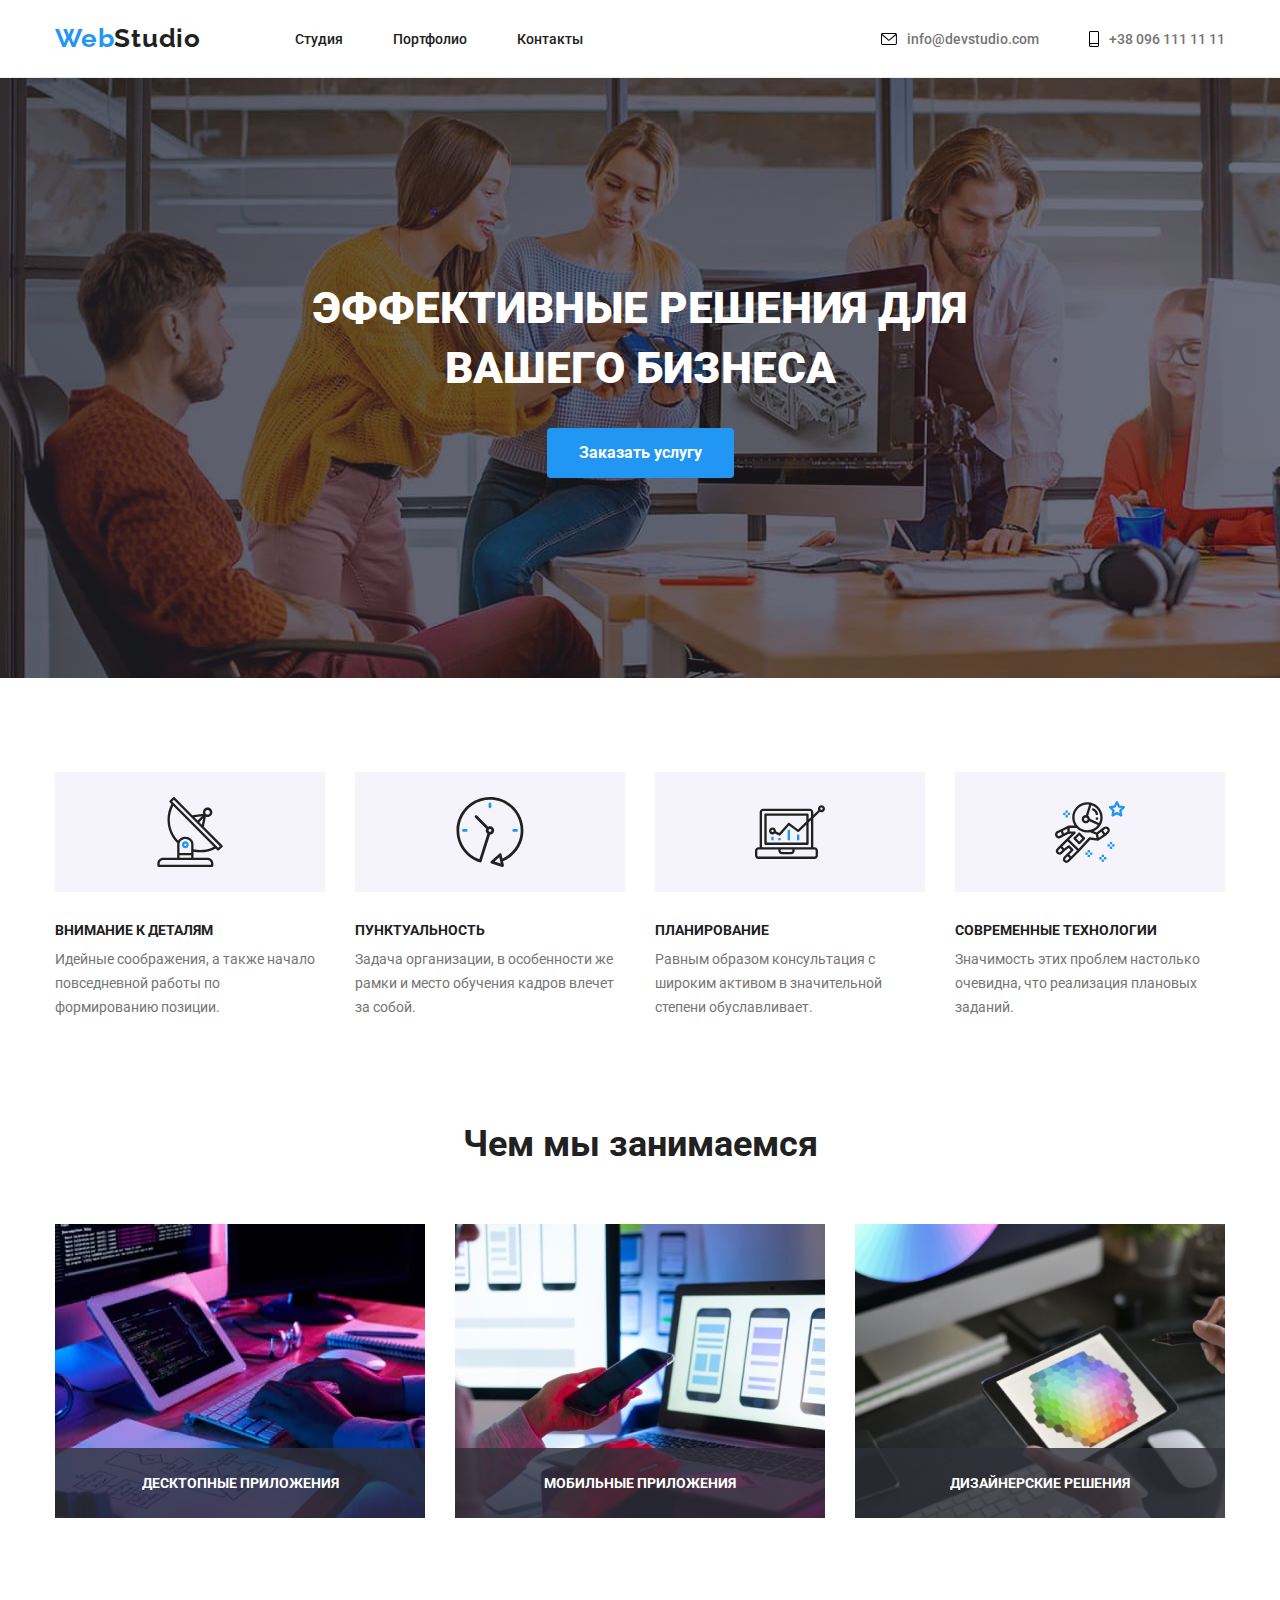
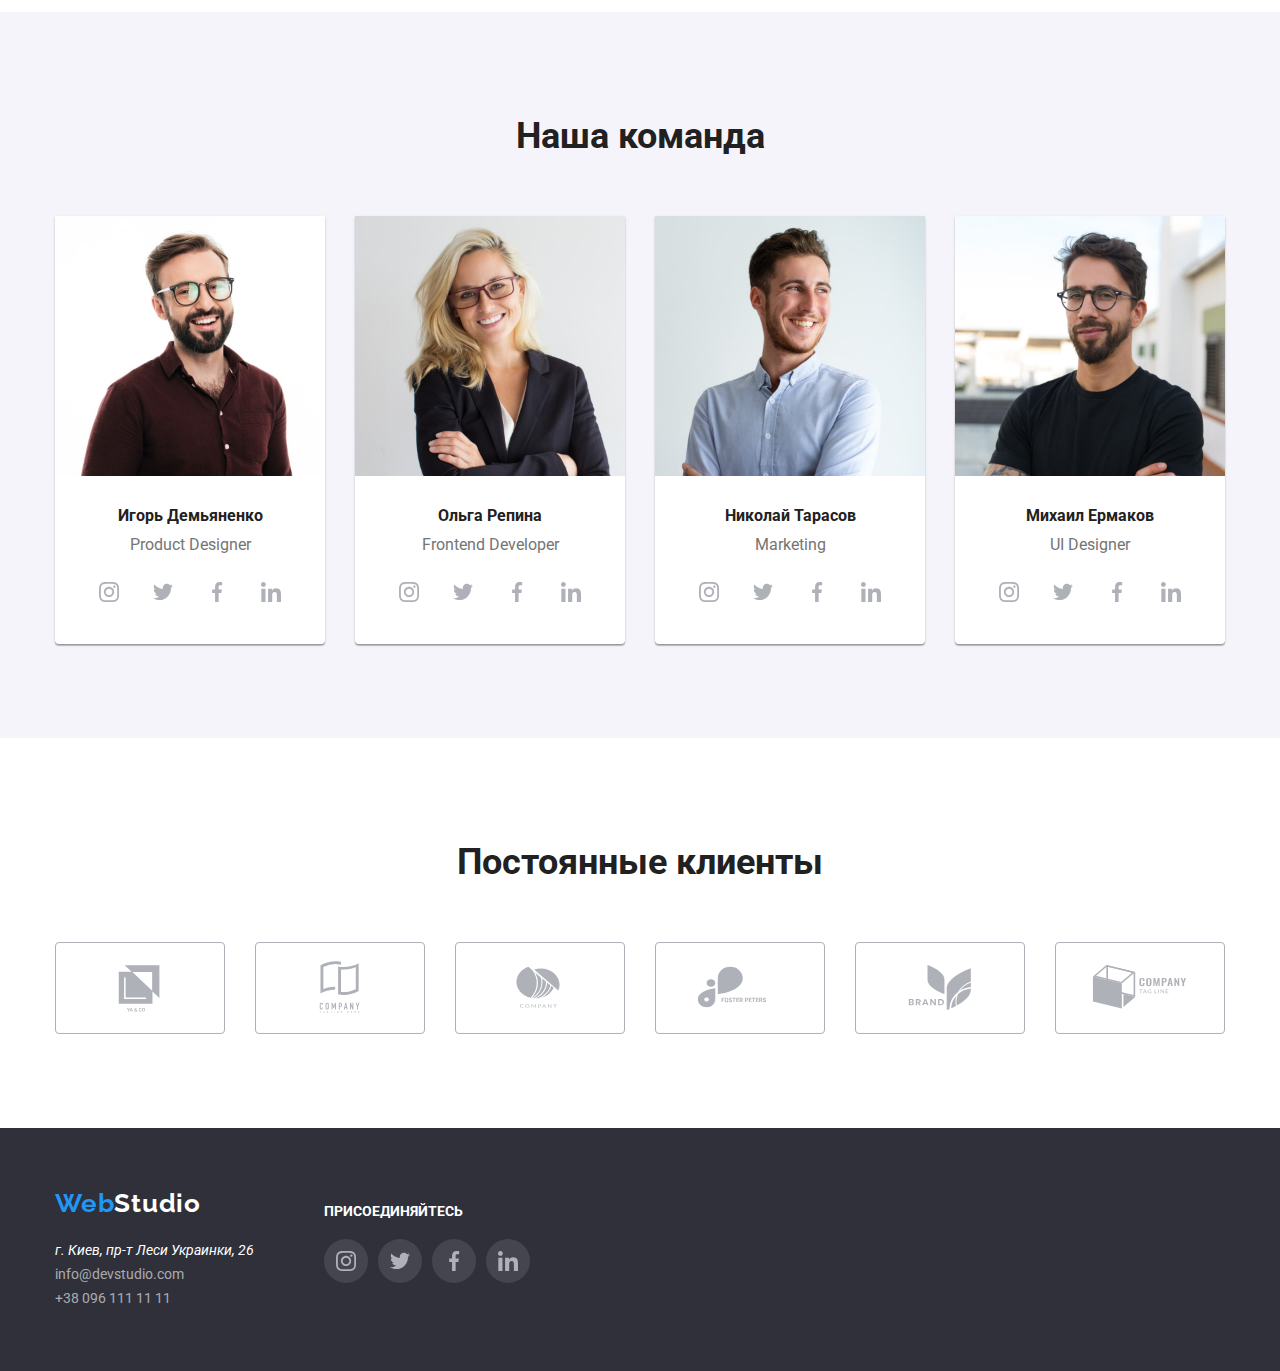
<file: index.html>
<!DOCTYPE html>
<html lang="ru">
<head> <!-- мета дані-->
    <meta charset="UTF-8">
    <meta http-equiv="X-UA-Compatible" content="IE=edge">
    <meta name="viewport" content="width=device-width, initial-scale=1.0">
    <title>WebStudio</title>
    <link href="https://fonts.googleapis.com/css2?family=Raleway:wght@700&family=Roboto:wght@400;500;700;900&display=swap" rel="stylesheet">
    <link rel="stylesheet" href="https://minhaskamal.github.io/DownGit/#/home?url=https://github.com/sindresorhus/modern-normalize/blob/main/modern-normalize.css">
    <link rel="stylesheet" href="./css/reset.css">
    <link rel="stylesheet" href="./css/styles.css" >
</head>
<body> <!-- -->
    <header class="page-header"> <!-- Шапка-->
      <div class="container">
        <nav>
          <ul class="site-nav">
            <li><a href="index.html" class="logo text">Web<span class="text-color">Studio</span></a></li>
            <li><a href="index.html" class="link studio">Студия</a></li>
            <li><a href="portfolio.html" class="link portfolio">Портфолио</a></li>
            <li><a href="" class="link contacts">Контакты</a></li>
          </ul>

          <ul class="auth-nav">
            <li><a href="mailto:info@devstudio.com" class="link mailto">
              <svg class="auth-img" width="16" height="12">
                <use href="./images/icons.svg#icon-envelope" ></use>
              </svg>
              info@devstudio.com</a></li>
            <li><a href="tel:+380961111111" class="link tel">
              <svg class="auth-img" width="10" height="16">
                <use href="./images/icons.svg#icon-smartphone"></use>
              </svg>
              +38 096 111 11 11</a></li>
          </ul>
        </nav>
      </div>

    </header>
    <main class="page-main"> <!-- Унікальна частина -->
        <!-- Герой -->
        <section class="hero">

              <h1 class="hero-title">Эффективные решения для вашего бизнеса</h1>
              <button type="button" class="button-hero" data-modal-open>Заказать услугу</button>

          </section>

          <!-- Переваги -->
          <section class="section">
            <h2 class="section-title hidden-elem">Преимущества</h2>
           <div class="container">
            <ul class="feature-list">
              <li class="feature-item">
                <div class="btn-item" >
                  <svg class="item-icon"  width="70" height="70">
                    <use class="icon" href="./images/icons.svg#icon-antenna"></use>
                  </svg>
                </div>
                <h3 class="title">Внимание к деталям</h3>
                <p class="text">Идейные соображения, а также начало повседневной работы по формированию позиции.</p>
              </li>
              <li class="feature-item">
                <div class="btn-item" >
                  <svg class="item-icon"  width="70" height="70">
                    <use href="./images/icons.svg#icon-clock" ></use>
                  </svg>
                </div>
                <h3 class="title">Пунктуальность</h3>
                <p class="text">Задача организации, в особенности же рамки и место обучения кадров влечет за собой.</p>
                </li>
              <li class="feature-item">
                <div class="btn-item">
                  <svg class="item-icon" width="70" height="70">
                    <use href="./images/icons.svg#icon-diagram"  ></use>
                  </svg>
                </div>
                <h3 class="title">Планирование</h3>
                <p class="text">Равным образом консультация с широким активом в значительной степени обуславливает.</p>
                </li>
              <li class="feature-item">
               <div class="btn-item">
                <svg class="item-icon" width="70" height="70">
                  <use href="./images/icons.svg#icon-astronaut"  ></use>
                </svg>
               </div>
                <h3 class="title">Современные технологии</h3>
                <p class="text">Значимость этих проблем настолько очевидна, что реализация плановых заданий.</p>
               </li>
            </ul>
           </div>
          </section>
          <!-- Чем мы занимаемся -->

          <section class="section">
            <!-- <h2 class="section-title hidden-elem">Чем мы занимаемся</h2> -->
            <div class="container">
              <h2 class="section-title">Чем мы занимаемся</h2>
              <ul class="doing">
                <li class="item">
                  <img src="./images/pc.jpg" alt="поддержка на ПК" width="370" height="294" />
                  <div class="item-doing"><h3>Десктопные приложения</h3></div>
                </li>
                <li class="item">
                  <img src="./images/mobile.jpg" alt="поддержка на мобильных" width="370" height="294" />
                  <div class="item-doing"><h3>Мобильные приложения</h3></div>
                </li>
                <li class="item">
                  <img src="./images/tablet.jpg" alt="поддержка на планшетах" width="370" height="294" />
                  <div class="item-doing"><h3>Дизайнерские решения</h3></div>
                </li>
              </ul>
            </div>
          </section>

          <!-- Наша команда -->
          <section class="section last-section">
            <div class="container">
              <h2 class="section-title">Наша команда</h2>
              <ul class="team">
                <li class="item">
                  <!-- <a href="#"> -->
                      <img src="./images/ID.jpg" alt="Игорь Демьяненко" width="270" height="260" />
                        <h3 class="title">Игорь Демьяненко</h3>
                        <p lang="en" class="spec">Product Designer</p>
                        <ul class="social">
                          <li class="social-link">
                            <a  class="btn-soc" href="#">
                              <svg class="soc-icon" width="20" height="20">
                                <use href="./images/icons.svg#icon-instagram">
                                </use>
                              </svg>
                            </a>
                          </li>
                          <li class="social-link">
                            <a  class="btn-soc" href="#">
                              <svg class="soc-icon" width="20" height="20">
                                <use href="./images/icons.svg#icon-twitter">
                                </use>
                              </svg>
                            </a >
                          </li>
                          <li class="social-link">
                            <a  class="btn-soc" href="#" >
                              <svg class="soc-icon"  width="20" height="20">
                                <use href="./images/icons.svg#icon-facebook">
                                </use>
                              </svg>
                            </a >
                          </li>
                          <li class="social-link">
                            <a  class="btn-soc" href="#" >
                              <svg class="soc-icon" width="20" height="20">
                                <use href="./images/icons.svg#icon-linkedin">
                                </use>
                              </svg>
                            </a>
                          </li>
                        </ul>

                  <!-- </a> -->
                </li>
                <li class="item">
                  <!-- <a href="#"> -->
                      <img src="./images/OR.jpg" alt="Ольга Репина" width="270" height="260" />
                        <h3 class="title">Ольга Репина</h3>
                        <p lang="en" class="spec">Frontend Developer</p>
                        <ul class="social">
                          <li class="social-link">
                            <a  class="btn-soc" href="#">
                              <svg class="soc-icon" width="20" height="20">
                                <use href="./images/icons.svg#icon-instagram">
                                </use>
                              </svg>
                            </a>
                          </li>
                          <li class="social-link">
                            <a  class="btn-soc" href="#">
                              <svg class="soc-icon" width="20" height="20">
                                <use href="./images/icons.svg#icon-twitter">
                                </use>
                              </svg>
                            </a >
                          </li>
                          <li class="social-link">
                            <a  class="btn-soc" href="#" >
                              <svg class="soc-icon"  width="20" height="20">
                                <use href="./images/icons.svg#icon-facebook">
                                </use>
                              </svg>
                            </a >
                          </li>
                          <li class="social-link">
                            <a  class="btn-soc" href="#" >
                              <svg class="soc-icon" width="20" height="20">
                                <use href="./images/icons.svg#icon-linkedin">
                                </use>
                              </svg>
                            </a>
                          </li>
                        </ul>

                  <!-- </a> -->
                </li>
                <li class="item">
                  <!-- <a href="#"> -->
                      <img src="./images/NT.jpg" alt="Николай Тарасов" width="270" height="260" />
                        <h3 class="title">Николай Тарасов</h3>
                        <p lang="en" class="spec">Marketing</p>
                        <ul class="social">
                          <li class="social-link">
                            <a  class="btn-soc" href="#">
                              <svg class="soc-icon" width="20" height="20">
                                <use href="./images/icons.svg#icon-instagram">
                                </use>
                              </svg>
                            </a>
                          </li>
                          <li class="social-link">
                            <a  class="btn-soc" href="#">
                              <svg class="soc-icon" width="20" height="20">
                                <use href="./images/icons.svg#icon-twitter">
                                </use>
                              </svg>
                            </a >
                          </li>
                          <li class="social-link">
                            <a  class="btn-soc" href="#" >
                              <svg class="soc-icon"  width="20" height="20">
                                <use href="./images/icons.svg#icon-facebook">
                                </use>
                              </svg>
                            </a >
                          </li>
                          <li class="social-link">
                            <a  class="btn-soc" href="#" >
                              <svg class="soc-icon" width="20" height="20">
                                <use href="./images/icons.svg#icon-linkedin">
                                </use>
                              </svg>
                            </a>
                          </li>
                        </ul>

                  <!-- </a> -->
                </li>
                <li class="item">
                  <!-- <a href="#"> -->
                       <img src="./images/ME.jpg" alt="Михаил Ермаков" width="270" height="260" />
                        <h3 class="title">Михаил Ермаков</h3>
                        <p lang="en" class="spec">UI Designer</p>
                        <ul class="social">
                          <li class="social-link">
                            <a  class="btn-soc" href="#">
                              <svg class="soc-icon" width="20" height="20">
                                <use href="./images/icons.svg#icon-instagram">
                                </use>
                              </svg>
                            </a>
                          </li>
                          <li class="social-link">
                            <a  class="btn-soc" href="#">
                              <svg class="soc-icon" width="20" height="20">
                                <use href="./images/icons.svg#icon-twitter">
                                </use>
                              </svg>
                            </a >
                          </li>
                          <li class="social-link">
                            <a  class="btn-soc" href="#" >
                              <svg class="soc-icon"  width="20" height="20">
                                <use href="./images/icons.svg#icon-facebook">
                                </use>
                              </svg>
                            </a >
                          </li>
                          <li class="social-link">
                            <a  class="btn-soc" href="#" >
                              <svg class="soc-icon" width="20" height="20">
                                <use href="./images/icons.svg#icon-linkedin">
                                </use>
                              </svg>
                            </a>
                          </li>
                        </ul>
                  <!-- </a> -->
                </li>
              </ul>
            </div>
          </section>
          <!-- Постійні клієнти -->
          <section class="section">
              <div class="container">
                <h2 class="section-title">Постоянные клиенты</h2>
                  <ul class="clients">
                    <li class="client">
                      <a href="#" class="btn-client">
                        <svg class="btn-icon" width="106" height="60">
                          <use href="./images/icons.svg#icon-Logo-1" ></use>
                        </svg>
                      </a>
                    </li>
                    <li class="client">
                      <a href="#" class="btn-client">
                        <svg class="btn-icon" width="106" height="60">
                          <use href="./images/icons.svg#icon-Logo-2" ></use>
                        </svg>
                      </a>
                    </li>
                    <li class="client">
                      <a href="#" class="btn-client">
                        <svg class="btn-icon" width="106" height="60">
                          <use href="./images/icons.svg#icon-Logo-3" ></use>
                        </svg>
                      </a>
                    </li>
                    <li class="client">
                      <a href="#" class="btn-client">
                        <svg class="btn-icon" width="106" height="60">
                          <use href="./images/icons.svg#icon-Logo-4" ></use>
                        </svg>
                      </a>
                    </li>
                    <li class="client">
                      <a href="#" class="btn-client">
                        <svg class="btn-icon" width="106" height="60">
                          <use href="./images/icons.svg#icon-Logo-5" ></use>
                        </svg>
                      </a>
                    </li>
                    <li class="client">
                      <a href="#" class="btn-client">
                        <svg class="btn-icon" width="106" height="60">
                          <use href="./images/icons.svg#icon-Logo-6" ></use>
                        </svg>
                      </a>
                    </li>
                  </ul>
              </div>
          </section>
    </main>
    <footer class="page-footer"> <!-- Підвал-->
      <div class="container end">
        <!-- <a href="index.html" class="logo">Web<span class="logo-footer">Studio</span></a> -->
      <div class="address-mt">
        <a href="index.html" class="logo">Web<span class="logo-footer">Studio</span></a>
        <ul class="footer-contact">
          <li><address class="address">г. Киев, пр-т Леси Украинки, 26</address></li>
          <li><a href="mailto:info@devstudio.com" class="mailto">info@devstudio.com</a></li>
          <li><a href="tel:+380961111111" class="tel"> +38 096 111 11 11</a></li>
        </ul>
      </div>
      <div class="footer-social">
          <h3 class="title soc-title">Присоединяйтесь</h3>
          <ul class="social">
            <li class="social-link">
              <a  class="btn-soc connect" href="#">
                <svg class="soc-icon" width="20" height="20">
                  <use href="./images/icons.svg#icon-instagram">
                  </use>
                </svg>
              </a>
            </li>
            <li class="social-link">
              <a  class="btn-soc connect" href="#">
                <svg class="soc-icon" width="20" height="20">
                  <use href="./images/icons.svg#icon-twitter">
                  </use>
                </svg>
              </a >
            </li>
            <li class="social-link">
              <a  class="btn-soc connect" href="#" >
                <svg class="soc-icon"  width="20" height="20">
                  <use href="./images/icons.svg#icon-facebook">
                  </use>
                </svg>
              </a >
            </li>
            <li class="social-link">
              <a  class="btn-soc connect" href="#" >
                <svg class="soc-icon" width="20" height="20">
                  <use href="./images/icons.svg#icon-linkedin">
                  </use>
                </svg>
              </a>
            </li>
          </ul>
      </div>
      </div>
    </footer>
    <div class="backdrop is-hidden" data-modal>
      <div class="modal">
        <svg class="exit" data-modal-close width="30" height="30" fill="none" xmlns="http://www.w3.org/2000/svg">
          <circle cx="15" cy="15" r="15" fill="#fff"/>
          <circle cx="15" cy="15" r="14.5" />
          <path d="M21 10.108 19.892 9 15.5 13.392 11.108 9 10 10.108l4.392 4.392L10 18.892 11.108 20l4.392-4.392L19.892 20 21 18.892 16.608 14.5 21 10.108Z" fill="#000"/>
        </svg>

      </div>
    </div>
    <script src="./js/modal.js"></script>
</body>
</html>
</file>
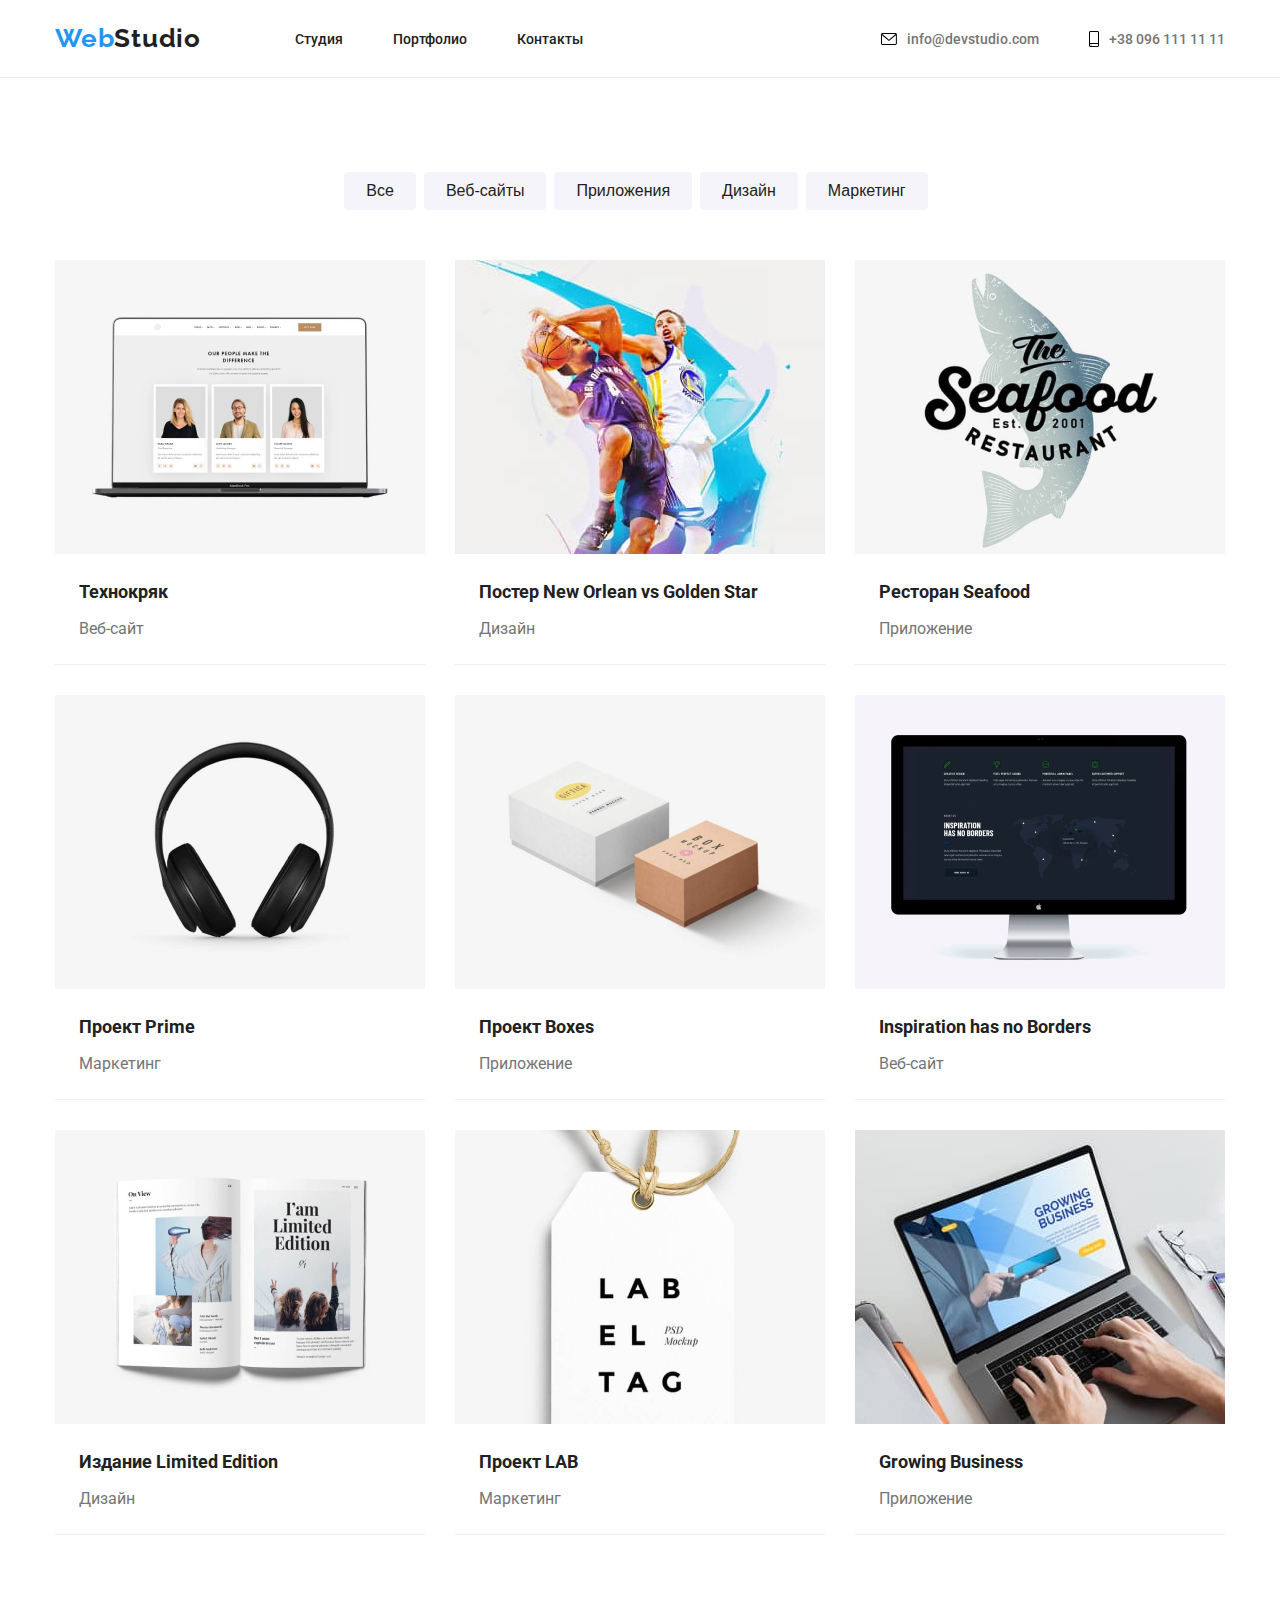
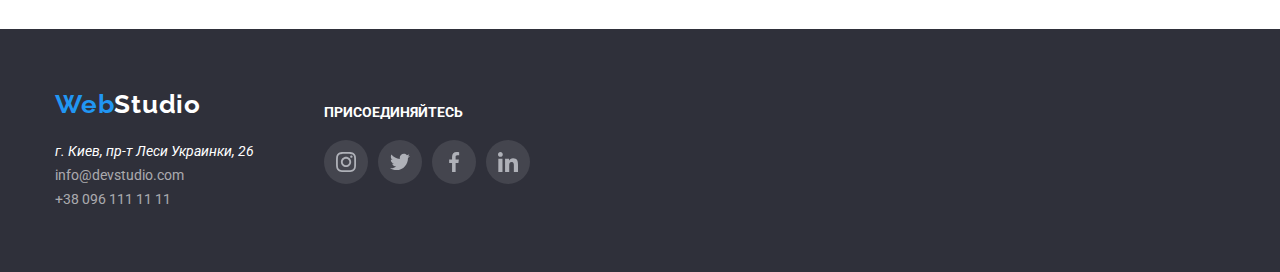
<file: portfolio.html>
<!DOCTYPE html>
<html lang="ru">
<head> <!-- мета дані-->
    <meta charset="UTF-8">
    <meta http-equiv="X-UA-Compatible" content="IE=edge">
    <meta name="viewport" content="width=device-width, initial-scale=1.0">
    <title>Portfolio</title>
    <link href="https://fonts.googleapis.com/css2?family=Raleway:wght@700&family=Roboto:wght@400;500;700;900&display=swap"
        rel="stylesheet">
        <link rel="stylesheet" href="./css/reset.css">
        <link rel="stylesheet" href="./css/styles.css">

</head>
<body> <!-- -->
  <header class="page-header"> <!-- Шапка-->
    <div class="container">
      <nav>
        <ul class="site-nav">
          <li><a href="index.html" class="logo text">Web<span class="text-color">Studio</span></a></li>
          <li><a href="index.html" class="link studio">Студия</a></li>
          <li><a href="portfolio.html" class="link portfolio">Портфолио</a></li>
          <li><a href="" class="link contacts">Контакты</a></li>
        </ul>

        <ul class="auth-nav">
          <li><a href="mailto:info@devstudio.com" class="link mailto">
            <svg class="auth-img" width="16" height="12">
              <use href="./images/icons.svg#icon-envelope"></use>
            </svg>
            info@devstudio.com</a></li>
          <li><a href="tel:+380961111111" class="link tel">
            <svg class="auth-img" width="10" height="16">
              <use href="./images/icons.svg#icon-smartphone"></use>
            </svg>
            +38 096 111 11 11</a></li>
        </ul>
      </nav>
    </div>

  </header>
    <main> <!-- Унікальна частина -->
        <!-- Фільтр наших робіт -->
        <section class="section">
            <h1 class="hidden-elem">Portfolio</h1>
          <div class="container">
            <ul class="btns">
                <li>
                    <button type="button" class="button all">Все</button>
                </li>
                <li>
                    <button type="button" class="button web">Веб-сайты</button>
                </li>
                <li>
                    <button type="button" class="button program">Приложения</button>
                </li>
                <li>
                    <button type="button" class="button desing">Дизайн</button>
                </li>
                <li>
                    <button type="button" class="button market">Маркетинг</button>
                </li>

            </ul>
            <!-- Наші роботи -->
            <ul class="work-list">
                <li class="item">
                    <a href="#" class="web col">
                        <img src="./images/tk.jpg" alt="Технокряк" width="370" height="294" />
                        <div class="work-tehno">
                          <!-- Технокряк это современная площадка распространения коронавируса. Компании используют эту платформу для цифрового шпионажа и атак на защищённые сервера конкурентов. -->
                        </div>
                        <h2 class="title">Технокряк</h2>
                        <p  class="text">Веб-сайт</p>
                    </a>
                </li>
                <li class="item">
                    <a href="#" class="desing col">
                        <img src="./images/new-orlean.jpg" alt="Постер New Orlean vs Golden Star" width="370" height="294" />
                        <div class="work-tehno">

                        </div>
                        <h2 class="title">Постер New Orlean vs Golden Star</h2>
                        <p  class="text">Дизайн</p>
                    </a>
                </li>
                <li class="item">
                    <a href="#" class="program col">
                        <img src="./images/seafood.jpg" alt="Ресторан Seafood" width="370" height="294" />
                        <div class="work-tehno">

                        </div>
                        <h2 class="title">Ресторан Seafood</h2>
                        <p  class="text">Приложение</p>
                    </a>
                </li>
                <li class="item">
                    <a href="#" class="market col">
                        <img src="./images/prime.jpg" alt="Проект Prime" width="370" height="294" />
                        <div class="work-tehno">

                        </div>
                        <h2 class="title">Проект Prime</h2>
                        <p class="text">Маркетинг</p>
                    </a>
                </li>
                <li class="item">
                    <a href="#" class="program col">
                        <img src="./images/boxes.jpg" alt="Проект Boxes" width="370" height="294" />
                        <div class="work-tehno">

                        </div>
                        <h2 class="title">Проект Boxes</h2>
                        <p class="text">Приложение</p>
                    </a>
                </li>
                <li class="item">
                    <a href="#" class="web col">
                      <img src="./images/borders.jpg" alt="Inspiration has no Borders" width="370" height="294" />
                      <div class="work-tehno">

                      </div>
                      <h2 class="title">Inspiration has no Borders</h2>
                      <p class="text">Веб-сайт</p>
                    </a>
                </li>
                <li class="item">
                    <a href="#" class="desing col">
                        <img src="./images/limited-edition.jpg" alt="Издание Limited Edition" width="370" height="294" />
                        <div class="work-tehno">

                        </div>
                        <h2 class="title">Издание Limited Edition</h2>
                        <p class="text">Дизайн</p>
                    </a>
                </li>
                <li class="item">
                    <a href="#" class="marke colt col">
                        <img src="./images/lab.jpg" alt="Проект LAB" width="370" height="294" />
                        <div class="work-tehno">

                        </div>
                        <h2 class="title">Проект LAB</h2>
                        <p class="text">Маркетинг</p>
                    </a>
                </li>
                <li class="item">
                    <a href="#" class="program col">
                        <img src="./images/growing-b.jpg" alt="Growing Business" width="370" height="294" />
                        <div class="work-tehno">

                        </div>
                        <h2 class="title">Growing Business</h2>
                        <p class="text">Приложение</p>
                    </a>
                </li>

            </ul>
          </div>
        </section>
    </main>
    <footer class="page-footer"> <!-- Підвал-->
      <div class="container end">
        <!-- <a href="index.html" class="logo">Web<span class="logo-footer">Studio</span></a> -->
      <div class="address-mt">
        <a href="index.html" class="logo">Web<span class="logo-footer">Studio</span></a>
        <ul class="footer-contact">
          <li><address class="address">г. Киев, пр-т Леси Украинки, 26</address></li>
          <li><a href="mailto:info@devstudio.com" class="mailto">info@devstudio.com</a></li>
          <li><a href="tel:+380961111111" class="tel"> +38 096 111 11 11</a></li>
        </ul>
      </div>
      <div class="footer-social">
          <h3 class="title soc-title">Присоединяйтесь</h3>
          <ul class="social">
            <li class="social-link">
              <a  class="btn-soc connect" href="#">
                <svg class="soc-icon" width="20" height="20">
                  <use href="./images/icons.svg#icon-instagram">
                  </use>
                </svg>
              </a>
            </li>
            <li class="social-link">
              <a  class="btn-soc connect" href="#">
                <svg class="soc-icon" width="20" height="20">
                  <use href="./images/icons.svg#icon-twitter">
                  </use>
                </svg>
              </a >
            </li>
            <li class="social-link">
              <a  class="btn-soc connect" href="#" >
                <svg class="soc-icon" width="20" height="20">
                  <use href="./images/icons.svg#icon-facebook">
                  </use>
                </svg>
              </a >
            </li>
            <li class="social-link">
              <a  class="btn-soc connect" href="#" >
                <svg class="soc-icon" width="20" height="20">
                  <use href="./images/icons.svg#icon-linkedin">
                  </use>
                </svg>
              </a>
            </li>
          </ul>
      </div>
      </div>
    </footer>
</body>
</html>
</file>
<file: css/styles.css>
:root {
  /* колір вторинного тексту #757575 */
  --primary-text-color: #757575;
  /* колір основного тексту #212121 */
  --title-text-color: #212121;
  /* колір для темного фону */
  --for-black-color: #fff;
  --primary-bg-color: #e5e5e5;
  /* акцент #2196F3 */
  --accent-color: #2196f3;
  /* колір темного фону */
  --bg-color: #2f303a;
  --bg-team: #f5f4fa;
}
h1,
h2,
h3,
h4,
h5,
h6,
p {
  margin: 0;
}

img {
  display: block;
  max-width: 100%;
  height: auto;
}
body {
  /* font-family: 'Raleway', sans-serif; */
  font-family: 'Roboto', 'Raleway', sans-serif;
  /* фон білий #FFFFFF */
  /* вторичний колір фону #2196F3 */
  background: var(--for-black-color);
  color: var(--title-text-color);
  font-size: normal;
}
.container {
  padding: 0 15px;
  width: 1200px;
  /* для розмітки ------------------------------*/
  /* border: 1px solid red; */
  margin: 0 auto;
}
nav,
.site-nav,
.auth-nav,
.container nav {
  display: flex;
  justify-content: space-between;
}
/* Логотип -------------------------------------*/
.logo {
  font-family: Raleway;
  color: var(--accent-color);
  font-weight: bold;
  font-size: 26px;
  line-height: 1.192;
  letter-spacing: 0.03em;
}
.text-color {
  color: var(--title-text-color);
}
/* Шапка --------------------------------------*/
header {
  border-bottom: 1px solid #ececec;
  background: var(--for-black-color);
}
header .logo {
  margin-right: 94px;
  padding: 23px 0;
  display: flex;
  align-items: center;
}
.site-nav .link {
  color: var(--title-text-color);
  margin-right: 50px;
  display: inline-block;
  padding: 30.5px 0;
  font-weight: 500;
  font-size: 14px;
  line-height: 1.143;
  cursor: pointer;
  position: relative;
  /* transition-property: color;
  transition-duration: 250ms;
  transition-timing-function: cubic-bezier(0.4, 0, 0.2, 1); */
  transition: color 250ms cubic-bezier(0.4, 0, 0.2, 1), opacity 250ms cubic-bezier(0.4, 0, 0.2, 1);
}
.site-nav li:last-child a {
  margin-right: 0;
}
.auth-nav li:last-child a {
  margin: 0;
}
.site-nav .link:hover,
.site-nav .link:focus,
.site-nav .link:hover::after {
  color: var(--accent-color);
  opacity: 1;
}
.site-nav .link::after {
  position: absolute;
  content: '';
  display: inline-block;
  width: 100%;
  height: 4px;
  bottom: -1px;
  transform: translateX(-100%);
  border-radius: 2px;
  background-color: #2196f3;
  opacity: 0;
}
.auth-nav .link {
  font-family: Roboto;
  color: var(--primary-text-color);
  margin-right: 50px;
  /* ---------was in the past----block- Error #1---- */
  display: flex;
  padding: 30.5px 0;
  font-weight: 500;
  font-size: 14px;
  line-height: 1.143;
  cursor: pointer;
  align-items: center;
  transition-property: color, fill;
  transition-duration: 250ms;
  transition-timing-function: cubic-bezier(0.4, 0, 0.2, 1);
}
.auth-nav .link:hover,
.auth-nav .link:focus {
  color: var(--accent-color);
  fill: var(--accent-color);
}
.auth-img {
  margin-right: 10px;
}
/* Герой -------------------------------------*/
.hero {
  text-align: center;
  padding: 200px 0;
  /* outline: 1px solid red; */

  /* ------------------------------------- Error #2---- */
  background-image: linear-gradient(to right, rgba(47, 48, 58, 0.5), rgba(47, 48, 58, 0.3)),
    url(../images/new-foto.jpg);
  max-width: 1600px;
  height: 600px;
  display: block;
  margin-left: auto;
  margin-right: auto;
}

.hero-title {
  color: var(--for-black-color);
  font-weight: 900;
  font-size: 44px;
  line-height: 1.364;
  display: inline-block;
  margin-bottom: 30px;
  text-transform: uppercase;
  width: 696px;
  text-align: center;
}
.button-hero {
  color: #fff;
  font-family: inherit;
  background: var(--accent-color);
  border-radius: 4px;
  font-weight: bold;
  font-size: 16px;
  line-height: 1.875;
  cursor: pointer;
  margin: 0 auto;
  display: block;
  padding: 10px 32px;
  transition-property: background-color;
  transition-duration: 250ms;
  transition-timing-function: cubic-bezier(0.4, 0, 0.2, 1);
}
.button-hero:hover,
.button-hero:focus {
  background-color: #188ce8;
}
/* Унікальна частина --------------------------*/
.section {
  padding-top: 94px;
}
.section:last-child {
  padding-bottom: 94px;
}
.section-title {
  color: var(--title-text-color);
  font-weight: bold;
  font-size: 36px;
  line-height: 1.66667;
  display: flex;
  justify-content: center;
  margin-bottom: 50px;
}
.last-section {
  background: var(--bg-team);
}

.hidden-elem {
  width: 1px;
  height: 1px;
  overflow: hidden;
  opacity: 0;
  margin-top: -1px;
  margin-bottom: 0;
}
.button {
  color: var(--title-text-color);
  border: none;
  border-radius: 4px;
  background: #f5f4fa;
  font-size: 16px;
  line-height: 1.625;
  cursor: pointer;
  padding: 6px 22px;
  transition-property: background-color, color, box-shadow;
  transition-duration: 250ms;
  transition-timing-function: cubic-bezier(0.4, 0, 0.2, 1);
}
.button:hover,
.button:focus {
  color: var(--primary-bg-color);
  background-color: var(--accent-color);
  box-shadow: 0px 3px 1px rgba(0, 0, 0, 0.1), 0px 1px 2px rgba(0, 0, 0, 0.08),
    0px 2px 2px rgba(0, 0, 0, 0.12);
}
/* Переваги ---------------------------------*/
.feature-list {
  /* outline: 1px solid blue; */
  padding: 0;
  margin: 0;
  list-style: none;
  display: flex;
}
.feature-list > .feature-item {
  /* outline: 1px solid gold; */
  flex-basis: calc(100% / 4)-30px;
  margin-right: 30px;
}
.feature-list .feature-item:last-child {
  margin-right: 0;
}
.feature-list .title {
  color: var(--title-text-color);
  text-transform: uppercase;
  font-weight: bold;
  font-size: 14px;
  line-height: 1.143;
  margin-bottom: 10px;
}
.feature-list .text {
  color: var(--primary-text-color);
  font-size: 14px;
  line-height: 1.714;
}
.btn-item {
  width: 270px;
  height: 120px;
  padding: 0;
  margin-bottom: 30px;
  display: flex;
  justify-content: center;
  align-items: center;
  border: none;
  background: var(--bg-team);
}

.item-icon {
  /* width: 70px;
  height: 70px; */
}

/* Чим ми займаэмось -------------------------*/
.doing {
  /* outline: 1px solid blue; */
  padding: 0;
  margin: 0;
  list-style: none;
  display: flex;
  padding-bottom: 94px;
}
.doing > .item {
  /* outline: 1px solid gold; */
  flex-basis: calc(100% / 3)-30px;
  margin-right: 30px;
  position: relative;
}
.doing .item:last-child {
  margin-right: 0;
}
.item-doing {
  width: 100%;
  height: 70px;
  position: absolute;
  bottom: 0;
  display: flex;
  justify-content: center;
  align-items: center;
  color: var(--for-black-color);
  background: rgba(47, 48, 58, 0.8);
  text-transform: uppercase;
}
.item-doing h3 {
  font-weight: 700;
  font-size: 14px;
  line-height: 1.17;
}
/* Фільтр наших робіт ------------------------*/
.btns {
  /* outline: 1px solid blue; */
  padding: 0;
  margin: 0;
  list-style: none;
  display: flex;
  justify-content: center;
}
.btns .button {
  /* outline: 1px solid gold; */
  margin: 0 8px 50px 0;
}

/* Наші роботи -------------------------------*/
.work-list {
  /* outline: 1px solid blue; */
  padding: 0;
  margin: 0;
  list-style: none;
  display: flex;
  flex-wrap: wrap;
}
.work-list > .item {
  /* outline: 1px solid gold; */
  flex-basis: calc(100% / 3)-30px;
  margin-right: 30px;
  margin-bottom: 30px;
  border-bottom-width: 1px;
  border-bottom-style: solid;
  border-bottom-color: #eee;
  position: relative;
}
.work-list .item:nth-child(3n) {
  margin-right: 0;
}
.work-list .item:nth-last-child(-n + 3) {
  margin-bottom: 0;
}
.work-list .title {
  color: var(--title-text-color);
  font-size: 18px;
  line-height: 2;
  margin-top: 20px;
  padding-left: 24px;
}
.work-list .text {
  margin-top: 4px;
  margin-bottom: 20px;
  padding-left: 24px;
}
.work-list .col {
  color: var(--primary-text-color);
  font-size: 16px;
  line-height: 1.875;
}
.work-tehno {
  position: absolute;
  width: 370px;
  height: 294px;
  top: 0;
  left: 0;
  /* outline: 1px solid gold; */
  overflow: hidden;
  transition: transform 250ms cubic-bezier(0.4, 0, 0.2, 1);
}
.work-tehno::before {
  position: absolute;
  content: 'Технокряк это современная площадка распространения коронавируса. Компании используют эту платформу для цифрового шпионажа и атак на защищённые сервера конкурентов.';
  width: 370px;
  height: 294px;
  bottom: -100%;
  display: flex;
  align-items: center;
  padding-left: 24px;
  padding-right: 24px;
  font-size: 18px;
  line-height: 1.56;
  letter-spacing: 0.03em;
  color: #ffffff;
  background-color: rgba(33, 150, 243, 0.9);
}
.work-tehno:hover::before {
  transition: transform 250ms cubic-bezier(0.4, 0, 0.2, 1);
  transform: translateY(-100%);
}

.work-list > .item:hover {
  /* transform: translateY(-100%); */
  box-shadow: 0px 1px 1px rgba(0, 0, 0, 0.12), 0px 4px 4px rgba(0, 0, 0, 0.06),
    1px 4px 6px rgba(0, 0, 0, 0.16);
}
/* Наша команда -------------------------------*/
.team {
  /* outline: 1px solid blue; */
  padding: 0;
  margin: 0;
  list-style: none;
  display: flex;
  justify-content: center;
  padding-bottom: 94px;
}
.team > .item {
  /* outline: 1px solid gold; */
  flex-basis: calc(100% / 4)-30px;
  margin-right: 30px;
  text-align: center;
  background: var(--for-black-color);
  /* Shadow */
  box-shadow: 0px 1px 3px rgba(0, 0, 0, 0.12), 0px 1px 1px rgba(0, 0, 0, 0.14),
    0px 2px 1px rgba(0, 0, 0, 0.2);
  border-radius: 0px 0px 4px 4px;
  transition-property: box-shadow;
  transition-duration: 250ms;
  transition-timing-function: cubic-bezier(0.4, 0, 0.2, 1);
}
.team .item:last-child {
  margin-right: 0;
}
.team .title {
  color: var(--title-text-color);
  font-weight: bold;
  font-size: 16px;
  line-height: 1.1875;
  margin-top: 30px;
}
.team .spec {
  color: var(--primary-text-color);
  font-size: 16px;
  line-height: 1.1875;
  margin-top: 10px;
  margin-bottom: 16px;
}
.item:hover {
  box-shadow: 0px 1px 1px rgba(0, 0, 0, 0.12), 0px 4px 4px rgba(0, 0, 0, 0.06),
    1px 4px 6px rgba(0, 0, 0, 0.16);
  /* transform: translateY(-100%); */
}
/* Соціальні мережі --------------------------*/
.social {
  display: flex;
  justify-content: center;
  align-items: center;
  margin-bottom: 30px;
}
.social-link {
  margin-right: 10px;
}
.social-link:last-child {
  margin-right: 0;
}
.btn-soc {
  width: 44px;
  height: 44px;
  display: flex;
  justify-content: center;
  align-items: center;
  border-radius: 50%;
  fill: #afb1b8;
  transition-property: background-color, fill;
  transition-duration: 250ms;
  transition-timing-function: cubic-bezier(0.4, 0, 0.2, 1);
}
.soc-icon {
  transition-property: background-color, fill;
  transition-duration: 250ms;
  transition-timing-function: cubic-bezier(0.4, 0, 0.2, 1);
}
.soc-icon:focus,
.soc-icon:hover,
.btn-soc:focus,
.btn-soc:hover {
  background-color: var(--accent-color);
  fill: #fff;
}
.connect {
  background: rgba(255, 255, 255, 0.1);
}
/* Постійні клієнти --------------------------*/
.clients {
  padding: 0;
  margin: 0;
  list-style: none;
  display: flex;
  justify-content: center;
  align-content: center;
}
.clients > .client {
  margin-right: 30px;
  text-align: center;
}
.clients .client:last-child {
  margin: 0;
}
.client {
  flex-basis: calc(100% / 6)-30px;
  width: 170px;
  height: 92px;
}
.btn-client {
  width: 170px;
  height: 92px;
  display: flex;
  justify-content: center;
  align-items: center;
  padding: 0;
  border-radius: 4px;
  border: 1px solid #afb1b8;
  background: var(--for-black-color);
  fill: #afb1b8;
  transition-property: border, fill;
  transition-duration: 250ms;
  transition-timing-function: cubic-bezier(0.4, 0, 0.2, 1);
}
.btn-client:focus,
.btn-client:hover {
  fill: #2196f3;
  border: 1px solid #2196f3;
}
/* Підвал ------------------------------------*/
.page-footer {
  background: var(--bg-color);
  padding: 60px 0;
}
.footer-contact {
  color: var(--for-black-color);
  font-size: 14px;
  line-height: 1.714;
  margin-top: 20px;
  transition-property: color;
  transition-duration: 250ms;
  transition-timing-function: cubic-bezier(0.4, 0, 0.2, 1);
}
.logo-footer {
  color: #fff;
}
.footer-contact:hover,
.footer-contact:focus,
.footer-contact .mailto:hover,
.footer-contact .mailto:focus,
.footer-contact .tel:hover,
.footer-contact .tel:focus {
  color: var(--accent-color);
}
.footer-contact .mailto,
.footer-contact .tel {
  color: rgba(255, 255, 255, 0.6);
  transition-property: color;
  transition-duration: 250ms;
  transition-timing-function: cubic-bezier(0.4, 0, 0.2, 1);
}
.end {
  display: flex;
  justify-content: flex-start;
}
.soc-title {
  font-size: 14px;
  line-height: 1.17;
  margin-bottom: 20px;
}
.footer-social {
  width: 206px;
  height: 80px;
  display: flex;
  flex-direction: column;
  margin-top: 15px;
  text-transform: uppercase;
  color: var(--for-black-color);
  margin-left: 70px;
}
/* -----------------------------------------------Modalka */
.backdrop {
  position: fixed;
  top: 0;
  left: 0;
  width: 100%;
  height: 100%;
  background: rgba(0, 0, 0, 0.2);
}
.backdrop.is-hidden {
  opacity: 0;
  pointer-events: none;
}
.modal {
  position: absolute;
  top: 50%;
  left: 50%;
  transform: translate(-50%, -50%);
  min-width: 528px;
  min-height: 581px;
  background: #ffffff;
  box-shadow: 0px 1px 3px rgba(0, 0, 0, 0.12), 0px 1px 1px rgba(0, 0, 0, 0.14),
    0px 2px 1px rgba(0, 0, 0, 0.2);
  border-radius: 4px;
}
.exit {
  position: absolute;
  top: 8px;
  left: 490px;
  stroke: #000;
  stroke-opacity: 0.1;
}
.exit:hover {
  stroke: #2196f3;
  stroke-opacity: 1;
  /* stroke="#000" stroke-opacity=".1" */
}
</file>
